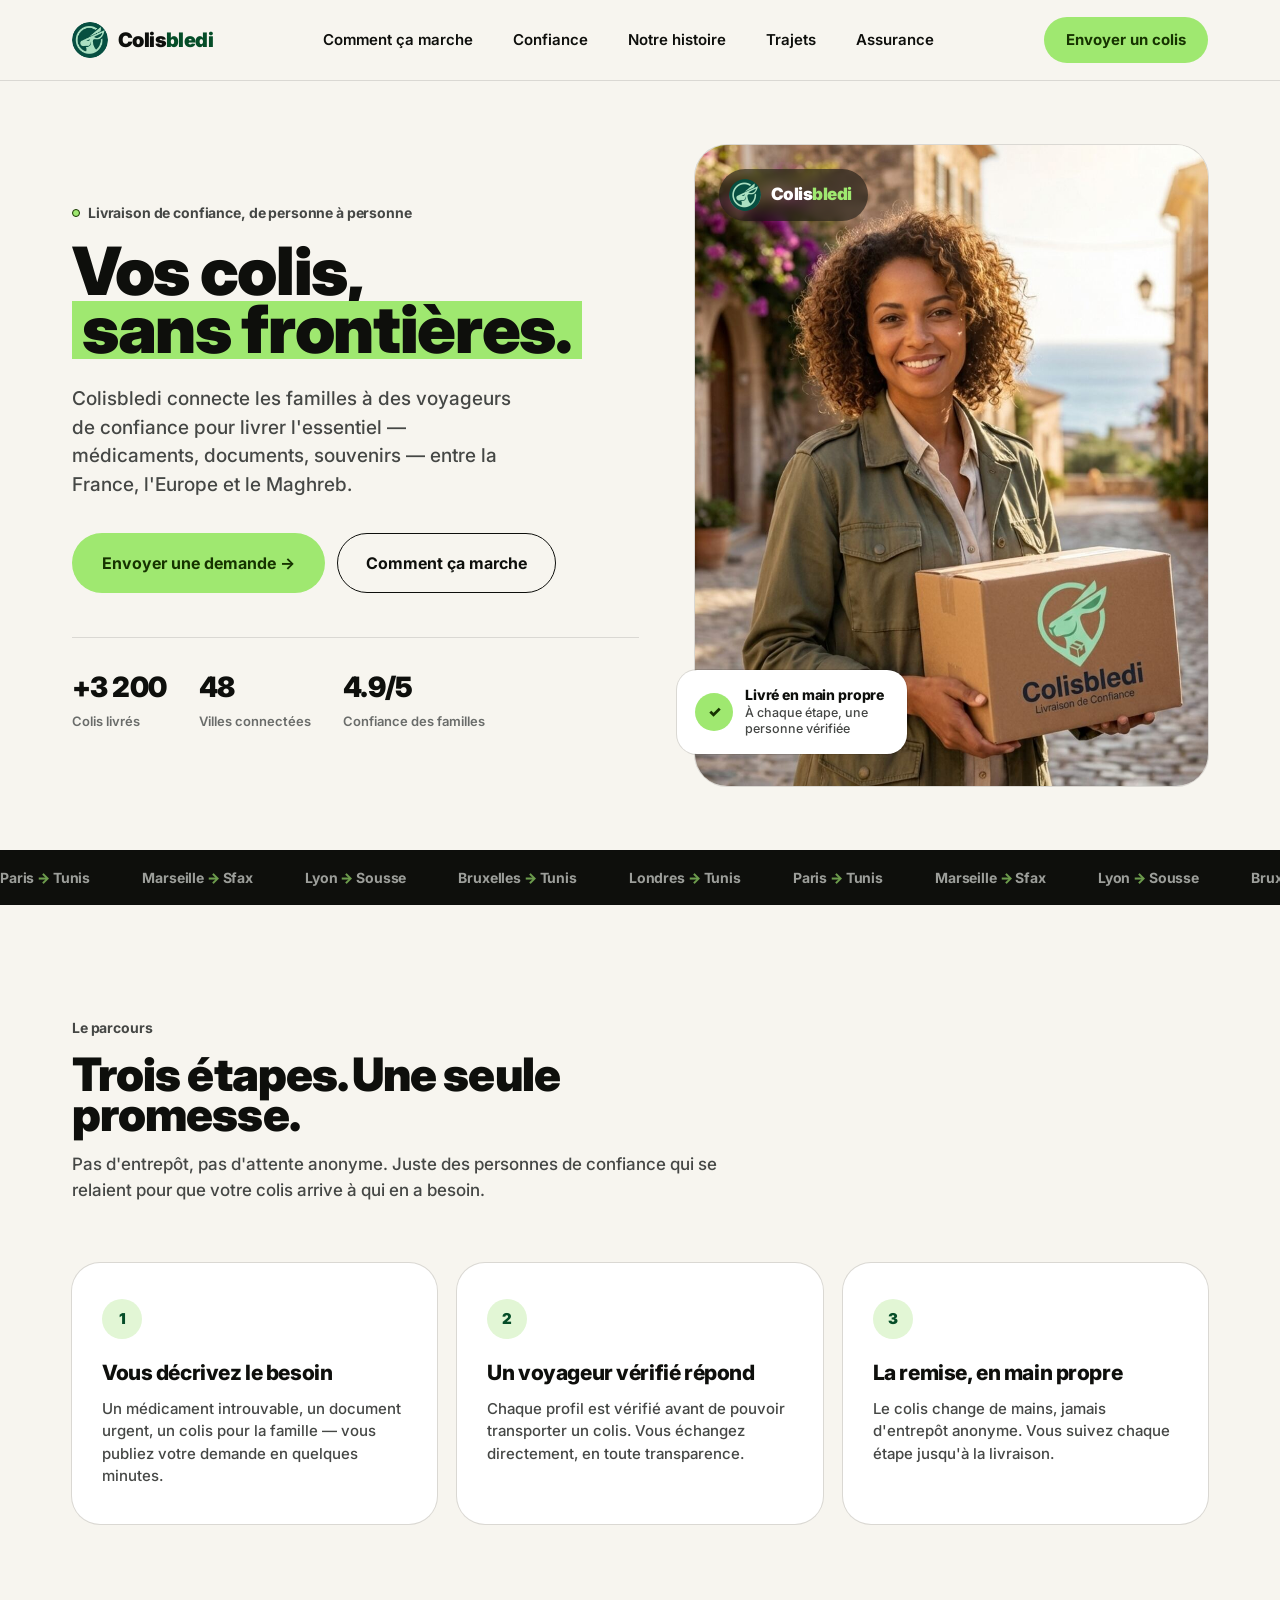
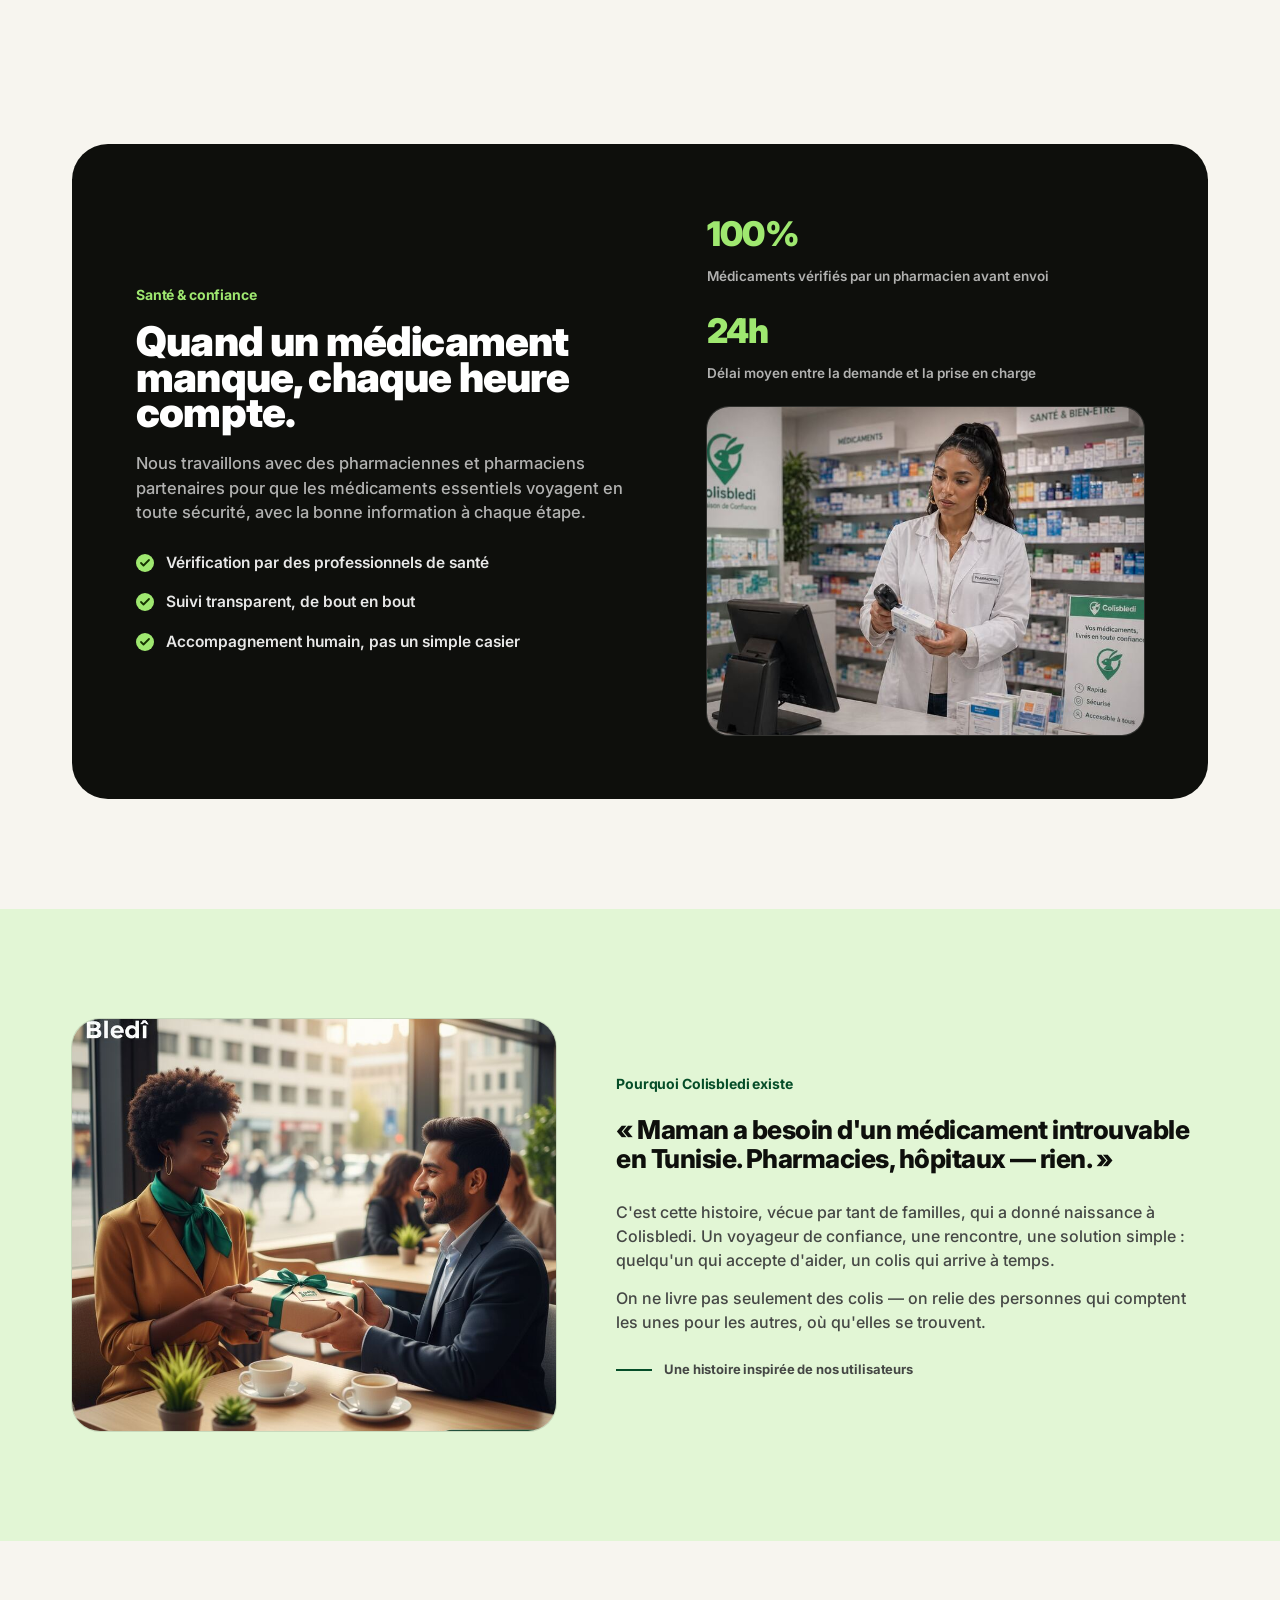
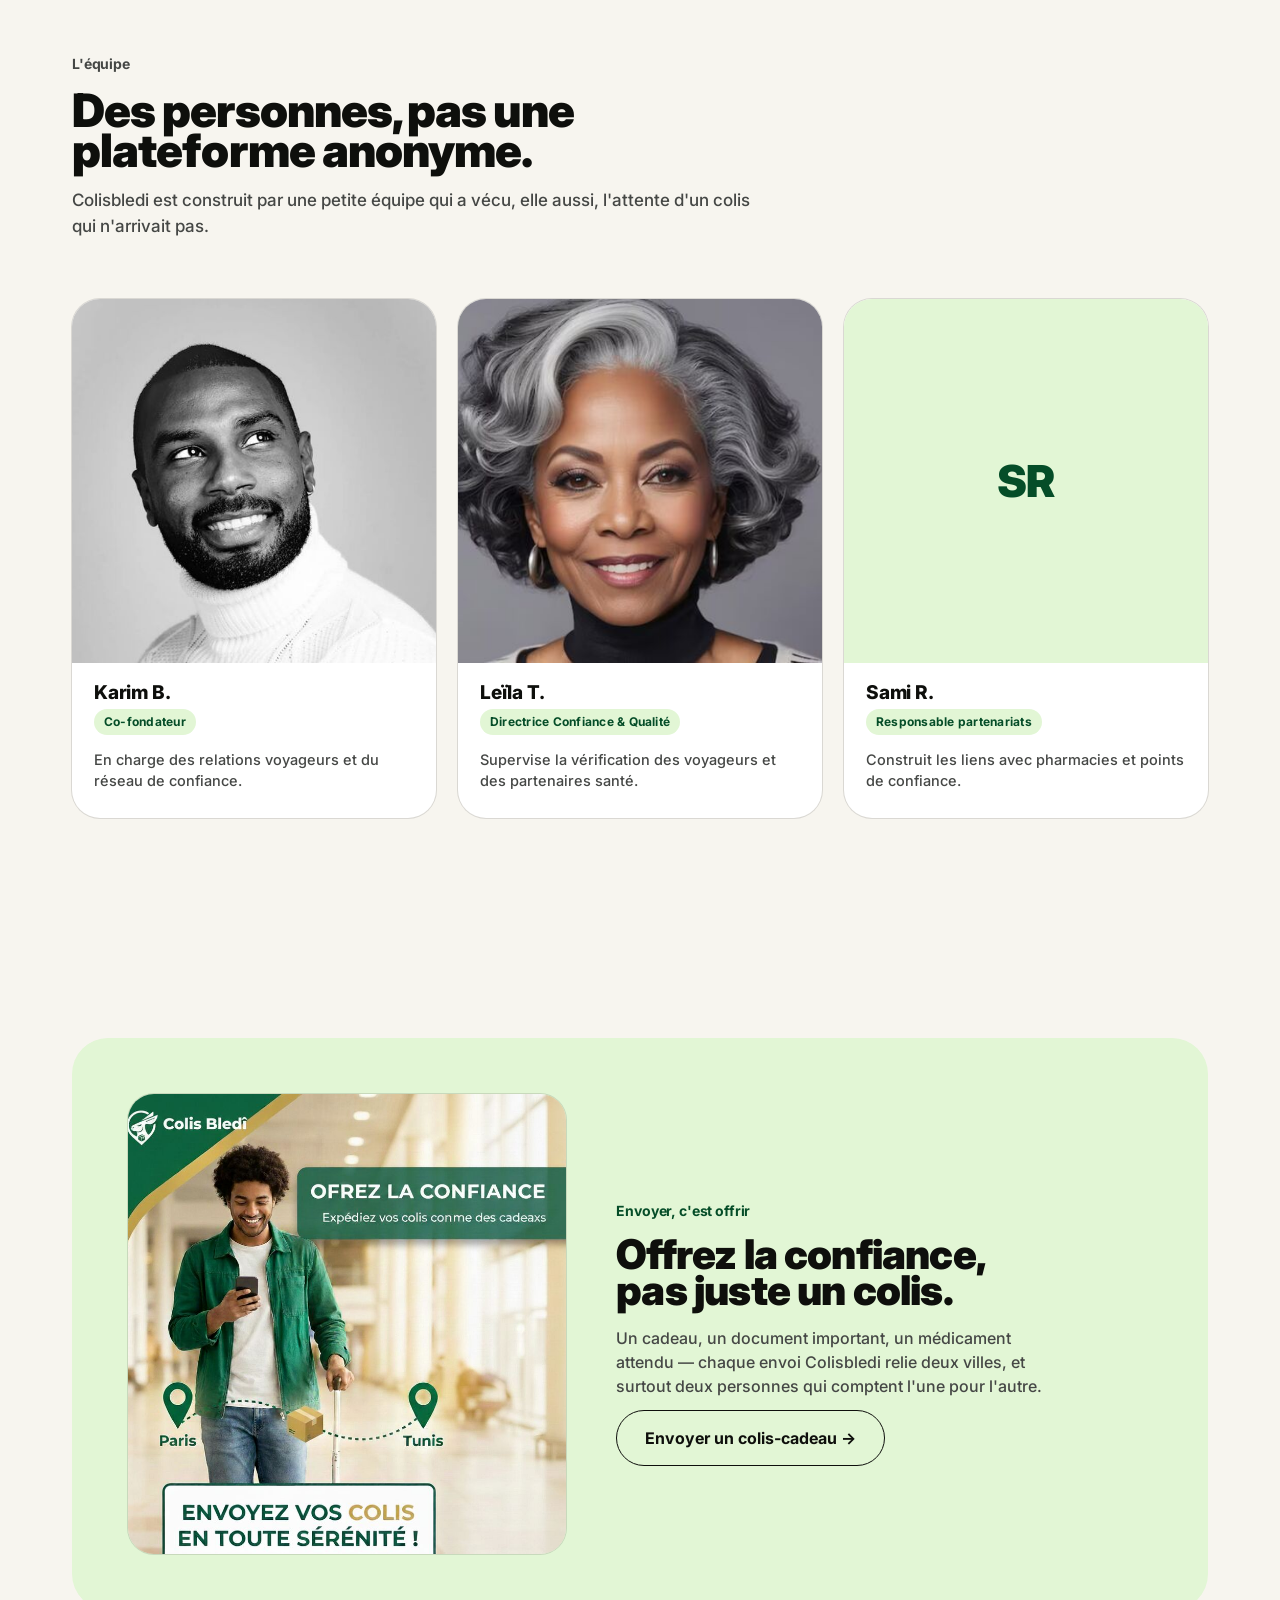
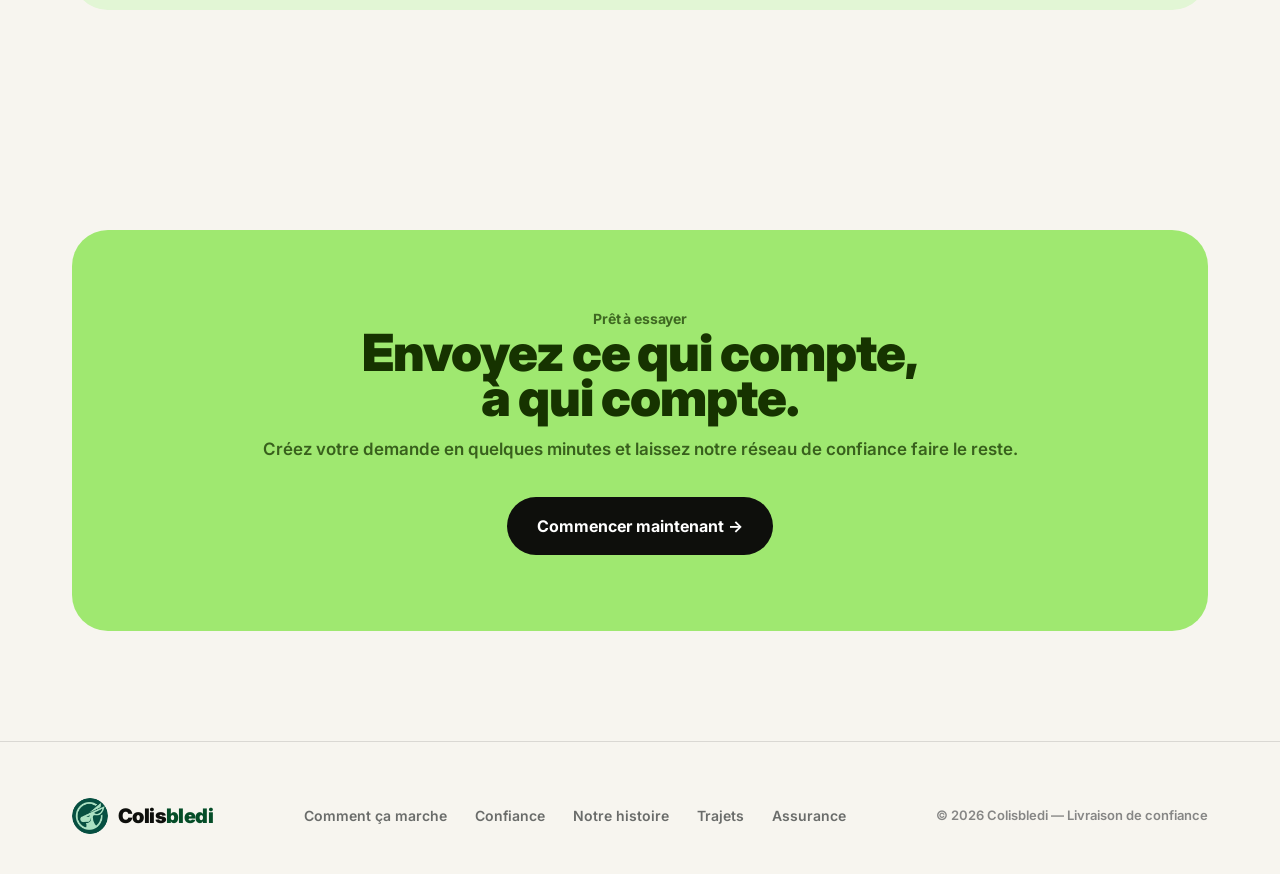
<file: index.html>
<!DOCTYPE html>
<html lang="fr">
<head>
<meta charset="UTF-8">
<meta name="viewport" content="width=device-width, initial-scale=1.0">
<title>Colisbledi</title>
<meta name="claude:viewport-fit-sides" content="cover">
<link rel="icon" type="image/png" href="assets/logo.png">
<link rel="preconnect" href="https://fonts.googleapis.com">
<link href="https://fonts.googleapis.com/css2?family=Inter:wght@400;500;600;700;800;900&display=swap" rel="stylesheet">
<style>
  :root{
    --lime:#9FE870;
    --forest-ink:#163300;
    --spruce:#054D28;
    --linen:#E2F6D5;
    --obsidian:#0E0F0C;
    --charcoal:#454745;
    --slate:#6A6C6A;
    --pebble:#868685;
    --fog:#E8EBE6;
    --paper:#FFFFFF;
    --canvas:#F7F5EF;
    --alarm:#CB272F;
    --ring:rgba(14,15,12,0.12);
  }
  *{box-sizing:border-box; margin:0; padding:0;}
  html{scroll-behavior:smooth;}
  body{
    background:var(--canvas);
    color:var(--obsidian);
    font-family:'Inter', ui-sans-serif, sans-serif;
    line-height:1.5;
    -webkit-font-smoothing:antialiased;
    overflow-x:hidden;
  }
  h1,h2,h3{
    font-family:'Inter', sans-serif;
    font-weight:900;
    letter-spacing:-0.02em;
    line-height:0.87;
    color:var(--obsidian);
  }
  .eyebrow{
    font-size:14px;
    letter-spacing:-0.01em;
    color:var(--charcoal);
    font-weight:700;
    display:inline-flex; align-items:center; gap:8px;
  }
  a{color:inherit; text-decoration:none;}
  img{display:block; width:100%; height:100%; object-fit:cover;}
  .wrap{max-width:1200px; margin:0 auto; padding-left:max(32px,env(safe-area-inset-left,0px)); padding-right:max(32px,env(safe-area-inset-right,0px));}

  /* ---------- NAV ---------- */
  nav{
    position:sticky; top:0; z-index:50;
    background:var(--canvas);
    border-bottom:1px solid var(--ring);
  }
  nav .wrap{
    display:flex; align-items:center; justify-content:space-between;
    height:80px;
  }
  .logo{display:flex; align-items:center; gap:10px;}
  .logo-mark{
    width:36px; height:36px; border-radius:50%;
    overflow:hidden;
    display:flex; align-items:center; justify-content:center;
    flex-shrink:0;
  }
  .logo-text{font-family:'Inter',sans-serif; font-weight:900; font-size:20px; letter-spacing:-0.03em; color:var(--obsidian);}
  .logo-text span{color:var(--spruce);}
  .nav-links{display:flex; gap:8px; font-size:15px; font-weight:600;}
  .nav-links a{padding:10px 16px; border-radius:9999px; transition:background .15s ease;}
  .nav-links a:hover{background:var(--fog);}
  .nav-cta{
    background:var(--lime); color:var(--forest-ink);
    padding:12px 22px; border-radius:9999px;
    font-size:15px; font-weight:700;
    white-space:nowrap;
    transition:transform .18s cubic-bezier(.2,.8,.2,1);
    display:inline-block;
  }
  .nav-cta:hover{transform:scale(1.05);}
  .nav-cta:active{transform:scale(0.95);}

  /* ---------- HERO ---------- */
  .hero{position:relative; padding:64px 0 0;}
  .hero .wrap{
    display:grid; grid-template-columns:1.05fr 0.95fr; gap:56px; align-items:center;
  }
  .hero-eyebrow{margin-bottom:20px;}
  .hero-eyebrow .dot{width:8px; height:8px; border-radius:50%; background:var(--lime); border:1.5px solid var(--forest-ink); display:inline-block;}
  h1.hero-title{
    font-size:clamp(42px, 5.2vw, 76px);
    margin-bottom:26px;
  }
  h1.hero-title .hl{
    background:var(--lime);
    padding:0 10px;
    display:inline-block;
    box-decoration-break:clone;
    -webkit-box-decoration-break:clone;
  }
  .hero-sub{
    font-size:19px; color:var(--charcoal); max-width:460px; margin-bottom:34px;
    font-weight:500;
  }
  .hero-actions{display:flex; gap:12px; margin-bottom:44px; flex-wrap:wrap;}
  .btn-primary{
    background:var(--lime); color:var(--forest-ink);
    padding:17px 30px; border-radius:9999px;
    font-weight:700; font-size:16px;
    border:none; cursor:pointer;
    display:inline-flex; align-items:center; gap:8px;
    transition:transform .18s cubic-bezier(.2,.8,.2,1);
  }
  .btn-primary:hover{transform:scale(1.05);}
  .btn-primary:active{transform:scale(0.95);}
  .btn-ghost{
    padding:17px 28px; border-radius:9999px;
    font-weight:700; font-size:16px;
    border:1.5px solid var(--obsidian); color:var(--obsidian);
    background:transparent; cursor:pointer;
    transition:transform .18s cubic-bezier(.2,.8,.2,1);
  }
  .btn-ghost:hover{transform:scale(1.05); background:var(--paper);}
  .btn-ghost:active{transform:scale(0.95);}
  .hero-trust{display:flex; gap:32px; flex-wrap:wrap; padding-top:28px; border-top:1px solid var(--ring);}
  .hero-trust b{display:block; font-size:28px; font-weight:900; letter-spacing:-0.02em; color:var(--obsidian);}
  .hero-trust span{font-size:13px; color:var(--slate); font-weight:600;}

  .hero-media{position:relative;}
  .hero-media-frame{
    position:relative;
    border-radius:32px;
    overflow:hidden;
    aspect-ratio:4/5;
    box-shadow:0 0 0 1px var(--ring);
  }
  .hero-media-logo{
    position:absolute; top:24px; left:24px;
    display:flex; align-items:center; gap:10px;
    background:rgba(14,15,12,0.55);
    backdrop-filter:blur(6px);
    padding:10px 16px 10px 10px;
    border-radius:9999px;
  }
  .hero-media-logo .logo-mark{
    width:32px; height:32px; border-radius:50%;
    overflow:hidden;
    display:flex; align-items:center; justify-content:center;
    flex-shrink:0;
  }
  .hero-media-logo .logo-text{
    font-weight:900; font-size:17px; letter-spacing:-0.03em; color:var(--paper);
  }
  .hero-media-logo .logo-text span{color:var(--lime);}
  .hero-badge{
    position:absolute; left:-18px; bottom:32px;
    background:var(--paper); border-radius:20px;
    padding:16px 18px; box-shadow:0 0 0 1px var(--ring);
    display:flex; align-items:center; gap:12px;
    max-width:230px;
  }
  .hero-badge .pulse{
    width:38px; height:38px; border-radius:50%;
    background:var(--lime); flex-shrink:0;
    display:flex; align-items:center; justify-content:center;
    color:var(--forest-ink); font-weight:900; font-size:15px;
  }
  .hero-badge p{font-size:12.5px; color:var(--charcoal); line-height:1.35; font-weight:500;}
  .hero-badge strong{display:block; font-size:14px; color:var(--obsidian); font-weight:800; letter-spacing:-0.01em;}

  /* ---------- ROUTES STRIP ---------- */
  .routes-strip{
    border-top:1px solid var(--ring); border-bottom:1px solid var(--ring);
    margin-top:64px; background:var(--obsidian);
    overflow:hidden; white-space:nowrap;
  }
  .routes-track{
    display:inline-flex; gap:52px; padding:16px 0;
    animation:scroll-x 32s linear infinite;
    font-size:14px; font-weight:700;
    color:var(--fog); letter-spacing:-0.01em;
  }
  .routes-track span{opacity:0.65;}
  .routes-track b{color:var(--lime); font-weight:900;}
  @keyframes scroll-x{ from{transform:translateX(0);} to{transform:translateX(-50%);} }

  /* ---------- SECTION SHARED ---------- */
  section{padding:110px 0;}
  .section-head{max-width:680px; margin-bottom:60px;}
  .section-head .eyebrow{margin-bottom:16px;}
  .section-head h2{font-size:clamp(32px,3.6vw,52px); margin-bottom:0;}
  .section-head p{color:var(--charcoal); font-size:17px; margin-top:18px; font-weight:500;}

  /* ---------- HOW IT WORKS ---------- */
  .steps{
    display:grid; grid-template-columns:repeat(3,1fr); gap:20px;
  }
  .step{
    padding:36px 30px; position:relative;
    background:var(--paper); border-radius:28px;
    box-shadow:0 0 0 1px var(--ring);
    transition:transform .2s ease;
  }
  .step:hover{transform:translateY(-4px);}
  .step .num{
    width:40px; height:40px; border-radius:50%;
    background:var(--linen); color:var(--spruce);
    display:flex; align-items:center; justify-content:center;
    font-weight:900; font-size:15px;
    margin-bottom:22px;
  }
  .step h3{font-size:21px; margin-bottom:12px; font-weight:800; line-height:1.15;}
  .step p{color:var(--charcoal); font-size:15px; font-weight:500;}

  /* ---------- TRUST / PHARMACY ---------- */
  .trust-block{
    background:var(--obsidian); border-radius:36px; color:var(--paper);
    padding:64px; display:grid; grid-template-columns:1fr 0.85fr; gap:56px; align-items:center;
  }
  .trust-block .eyebrow{color:var(--lime);}
  .trust-block h2{color:var(--paper); font-size:clamp(28px,3.2vw,44px); margin:18px 0 20px;}
  .trust-block p{color:rgba(255,255,255,0.68); font-size:16.5px; margin-bottom:26px; font-weight:500;}
  .trust-list{display:flex; flex-direction:column; gap:16px; margin-bottom:8px;}
  .trust-list li{list-style:none; display:flex; gap:12px; align-items:flex-start; font-size:15.5px; color:rgba(255,255,255,0.9); font-weight:600;}
  .trust-list svg{flex-shrink:0; margin-top:3px;}
  .trust-stats{
    display:flex; flex-direction:column; gap:20px;
  }
  .trust-side{display:flex; flex-direction:column; gap:24px;}
  .trust-photo{border-radius:22px; overflow:hidden; aspect-ratio:4/3; box-shadow:0 0 0 1px rgba(255,255,255,0.14);}
  .trust-stat b{display:block; font-size:34px; font-weight:900; letter-spacing:-0.02em; color:var(--lime); margin-bottom:8px;}
  .trust-stat span{font-size:13.5px; color:rgba(255,255,255,0.68); font-weight:600; line-height:1.4; display:block;}

  /* ---------- STORY ---------- */
  .story-section{background:var(--linen);}
  .story-inner{
    display:grid; grid-template-columns:0.9fr 1.1fr; gap:60px; align-items:center;
  }
  .story-media{border-radius:28px; overflow:hidden; box-shadow:0 0 0 1px var(--ring); aspect-ratio:4/3.4;}
  .story-text .eyebrow{justify-content:flex-start;}
  .story-signature{justify-content:flex-start;}
  .story-text .eyebrow{color:var(--spruce);}
  .story-text blockquote{
    font-family:'Inter',sans-serif; font-weight:800; font-size:26px;
    line-height:1.15; letter-spacing:-0.02em; color:var(--obsidian); margin:20px 0 26px;
  }
  .story-text p{color:var(--charcoal); font-size:16px; margin-bottom:14px; font-weight:500;}
  .story-signature{
    display:flex; align-items:center; gap:12px; margin-top:26px;
  }
  .story-signature .line{width:36px; height:2px; background:var(--spruce);}
  .story-signature span{font-size:13px; font-weight:700; letter-spacing:-0.01em; color:var(--charcoal);}

  /* ---------- TEAM ---------- */
  .team-grid{
    display:grid; grid-template-columns:repeat(3,1fr); gap:22px;
  }
  .team-card{
    background:var(--paper); box-shadow:0 0 0 1px var(--ring); border-radius:28px; overflow:hidden;
    transition:transform .2s ease;
  }
  .team-card:hover{transform:translateY(-6px);}
  .team-photo{aspect-ratio:1/1;}
  .team-initials{
    display:flex; align-items:center; justify-content:center;
    background:var(--linen); color:var(--spruce);
    font-size:44px; font-weight:900; letter-spacing:-0.02em;
  }
  .team-info{padding:22px 22px 26px;}
  .team-info h3{font-size:19px; margin-bottom:6px; font-weight:800; letter-spacing:-0.01em;}
  .team-info span{
    font-size:12px; letter-spacing:0.02em;
    font-weight:700; color:var(--spruce);
    background:var(--linen); padding:4px 10px; border-radius:9999px;
    display:inline-block;
  }
  .team-info p{margin-top:14px; font-size:14.5px; color:var(--charcoal); font-weight:500;}

  /* ---------- GIFT BAND ---------- */
  .gift-band{
    background:var(--linen); border-radius:36px;
    padding:56px; display:grid; grid-template-columns:0.9fr 1.1fr; gap:50px; align-items:center;
  }
  .gift-photo{border-radius:26px; overflow:hidden; aspect-ratio:1/1.05; box-shadow:0 0 0 1px var(--ring);}
  .gift-text .eyebrow{color:var(--spruce); margin-bottom:16px;}
  .gift-text h2{font-size:clamp(28px,3.2vw,42px); margin-bottom:18px;}
  .gift-text p{color:var(--charcoal); font-size:16px; font-weight:500; margin-bottom:28px; max-width:440px;}

  /* ---------- CTA ---------- */
  .cta-band{
    background:var(--lime); border-radius:36px;
    padding:76px 60px; text-align:center; position:relative; overflow:hidden;
  }
  .cta-band h2{color:var(--forest-ink); font-size:clamp(32px,4vw,54px); max-width:680px; margin:0 auto 18px;}
  .cta-band p{color:var(--forest-ink); opacity:0.75; font-size:17px; margin-bottom:34px; font-weight:600;}
  .cta-band .btn-primary{background:var(--obsidian); color:var(--paper);}
  .cta-band .btn-primary:hover{transform:scale(1.05);}

  /* ---------- FOOTER ---------- */
  footer{padding:56px 0 40px; border-top:1px solid var(--ring);}
  footer .wrap{display:flex; justify-content:space-between; align-items:center; flex-wrap:wrap; gap:20px;}
  .footer-links{display:flex; gap:28px; font-size:14px; color:var(--slate); font-weight:600;}
  .footer-copy{font-size:13px; color:var(--pebble); font-weight:600;}

  @media (max-width:920px){
    .nav-links{display:none;}
    footer .footer-links{flex-wrap:wrap; gap:14px 22px;}
    .hero .wrap{grid-template-columns:1fr; gap:44px;}
    .hero-media{order:-1;}
    .hero-badge{left:14px;}
    .steps{grid-template-columns:1fr;}
    .trust-block{grid-template-columns:1fr; padding:40px 26px;}
    .gift-band{grid-template-columns:1fr; padding:36px 26px;}
    .story-inner{grid-template-columns:1fr;}
    .team-grid{grid-template-columns:1fr 1fr;}
    .cta-band{padding:50px 26px;}
  }
  @media (max-width:560px){
    .wrap{padding-left:max(20px,env(safe-area-inset-left,0px)); padding-right:max(20px,env(safe-area-inset-right,0px));}
    .team-grid{grid-template-columns:1fr;}
    .hero-trust{gap:20px;}
  }
</style>
</head>
<body>

<nav>
  <div class="wrap">
    <div class="logo">
      <div class="logo-mark">
        <img src="assets/logo.png" alt="Colisbledi" style="width:100%;height:100%;object-fit:contain;">
      </div>
      <div class="logo-text">Colis<span>bledi</span></div>
    </div>
    <div class="nav-links">
      <a href="#comment-ca-marche">Comment ça marche</a>
      <a href="#confiance">Confiance</a>
      <a href="#histoire">Notre histoire</a>
      <a href="app.html">Trajets</a>
      <a href="assurance.html">Assurance</a>
    </div>
    <a href="app.html" class="nav-cta">Envoyer un colis</a>
  </div>
</nav>

<header class="hero">
  <div class="wrap">
    <div class="hero-content">
      <div class="hero-eyebrow eyebrow">
        <span class="dot"></span>
        Livraison de confiance, de personne à personne
      </div>
      <h1 class="hero-title">Vos colis,<br><span class="hl">sans frontières.</span></h1>
      <p class="hero-sub">Colisbledi connecte les familles à des voyageurs de confiance pour livrer l'essentiel — médicaments, documents, souvenirs — entre la France, l'Europe et le Maghreb.</p>
      <div class="hero-actions">
        <a href="app.html" class="btn-primary">Envoyer une demande →</a>
        <a href="#comment-ca-marche" class="btn-ghost">Comment ça marche</a>
      </div>
      <div class="hero-trust">
        <div><b>+3 200</b><span>Colis livrés</span></div>
        <div><b>48</b><span>Villes connectées</span></div>
        <div><b>4.9/5</b><span>Confiance des familles</span></div>
      </div>
    </div>
    <div class="hero-media">
      <div class="hero-media-frame">
        <img src="assets/hero.jpg" alt="Livraison Colisbledi dans une rue méditerranéenne">
        <div class="hero-media-logo">
          <div class="logo-mark">
            <img src="assets/logo.png" alt="Colisbledi" style="width:100%;height:100%;object-fit:contain;">
          </div>
          <div class="logo-text">Colis<span>bledi</span></div>
        </div>
      </div>
      <div class="hero-badge">
        <div class="pulse">✓</div>
        <p><strong>Livré en main propre</strong>À chaque étape, une personne vérifiée</p>
      </div>
    </div>
  </div>
</header>

<div class="routes-strip">
  <div class="routes-track">
    <span>Paris <b>→</b> Tunis</span>
    <span>Marseille <b>→</b> Sfax</span>
    <span>Lyon <b>→</b> Sousse</span>
    <span>Bruxelles <b>→</b> Tunis</span>
    <span>Londres <b>→</b> Tunis</span>
    <span>Paris <b>→</b> Tunis</span>
    <span>Marseille <b>→</b> Sfax</span>
    <span>Lyon <b>→</b> Sousse</span>
    <span>Bruxelles <b>→</b> Tunis</span>
    <span>Londres <b>→</b> Tunis</span>
  </div>
</div>

<section id="comment-ca-marche">
  <div class="wrap">
    <div class="section-head">
      <div class="eyebrow">Le parcours</div>
      <h2>Trois étapes. Une seule promesse.</h2>
      <p>Pas d'entrepôt, pas d'attente anonyme. Juste des personnes de confiance qui se relaient pour que votre colis arrive à qui en a besoin.</p>
    </div>
    <div class="steps">
      <div class="step">
        <span class="num">1</span>
        <h3>Vous décrivez le besoin</h3>
        <p>Un médicament introuvable, un document urgent, un colis pour la famille — vous publiez votre demande en quelques minutes.</p>
      </div>
      <div class="step">
        <span class="num">2</span>
        <h3>Un voyageur vérifié répond</h3>
        <p>Chaque profil est vérifié avant de pouvoir transporter un colis. Vous échangez directement, en toute transparence.</p>
      </div>
      <div class="step">
        <span class="num">3</span>
        <h3>La remise, en main propre</h3>
        <p>Le colis change de mains, jamais d'entrepôt anonyme. Vous suivez chaque étape jusqu'à la livraison.</p>
      </div>
    </div>
  </div>
</section>

<section id="confiance">
  <div class="wrap">
    <div class="trust-block">
      <div>
        <div class="eyebrow">Santé & confiance</div>
        <h2>Quand un médicament manque, chaque heure compte.</h2>
        <p>Nous travaillons avec des pharmaciennes et pharmaciens partenaires pour que les médicaments essentiels voyagent en toute sécurité, avec la bonne information à chaque étape.</p>
        <ul class="trust-list">
          <li><svg width="18" height="18" viewBox="0 0 18 18" fill="none"><circle cx="9" cy="9" r="9" fill="#9FE870"/><path d="M5 9l2.5 2.5L13 6" stroke="#163300" stroke-width="1.8" stroke-linecap="round" stroke-linejoin="round"/></svg>Vérification par des professionnels de santé</li>
          <li><svg width="18" height="18" viewBox="0 0 18 18" fill="none"><circle cx="9" cy="9" r="9" fill="#9FE870"/><path d="M5 9l2.5 2.5L13 6" stroke="#163300" stroke-width="1.8" stroke-linecap="round" stroke-linejoin="round"/></svg>Suivi transparent, de bout en bout</li>
          <li><svg width="18" height="18" viewBox="0 0 18 18" fill="none"><circle cx="9" cy="9" r="9" fill="#9FE870"/><path d="M5 9l2.5 2.5L13 6" stroke="#163300" stroke-width="1.8" stroke-linecap="round" stroke-linejoin="round"/></svg>Accompagnement humain, pas un simple casier</li>
        </ul>
      </div>
      <div class="trust-side">
        <div class="trust-stats">
          <div class="trust-stat">
            <b>100%</b>
            <span>Médicaments vérifiés par un pharmacien avant envoi</span>
          </div>
          <div class="trust-stat">
            <b>24h</b>
            <span>Délai moyen entre la demande et la prise en charge</span>
          </div>
        </div>
        <div class="trust-photo">
          <img src="assets/pharmacie.jpg" alt="Pharmacienne partenaire Colisbledi qui scanne un médicament">
        </div>
      </div>
    </div>
  </div>
</section>

<section id="histoire" class="story-section">
  <div class="wrap">
    <div class="story-inner">
      <div class="story-media">
        <img src="assets/remise.jpg" alt="Remise d'un colis Colisbledi en toute confiance">
      </div>
      <div class="story-text">
        <div class="eyebrow">Pourquoi Colisbledi existe</div>
        <blockquote>« Maman a besoin d'un médicament introuvable en Tunisie. Pharmacies, hôpitaux — rien. »</blockquote>
        <p>C'est cette histoire, vécue par tant de familles, qui a donné naissance à Colisbledi. Un voyageur de confiance, une rencontre, une solution simple : quelqu'un qui accepte d'aider, un colis qui arrive à temps.</p>
        <p>On ne livre pas seulement des colis — on relie des personnes qui comptent les unes pour les autres, où qu'elles se trouvent.</p>
        <div class="story-signature">
          <div class="line"></div>
          <span>Une histoire inspirée de nos utilisateurs</span>
        </div>
      </div>
    </div>
  </div>
</section>

<section id="equipe">
  <div class="wrap">
    <div class="section-head">
      <div class="eyebrow">L'équipe</div>
      <h2>Des personnes, pas une plateforme anonyme.</h2>
      <p>Colisbledi est construit par une petite équipe qui a vécu, elle aussi, l'attente d'un colis qui n'arrivait pas.</p>
    </div>
    <div class="team-grid">
      <div class="team-card">
        <div class="team-photo"><img src="assets/equipe1.jpg" alt="Membre de l'équipe Colisbledi"></div>
        <div class="team-info">
          <h3>Karim B.</h3>
          <span>Co-fondateur</span>
          <p>En charge des relations voyageurs et du réseau de confiance.</p>
        </div>
      </div>
      <div class="team-card">
        <div class="team-photo"><img src="assets/equipe2.jpg" alt="Membre de l'équipe Colisbledi"></div>
        <div class="team-info">
          <h3>Leïla T.</h3>
          <span>Directrice Confiance & Qualité</span>
          <p>Supervise la vérification des voyageurs et des partenaires santé.</p>
        </div>
      </div>
      <div class="team-card">
        <div class="team-photo team-initials">SR</div>
        <div class="team-info">
          <h3>Sami R.</h3>
          <span>Responsable partenariats</span>
          <p>Construit les liens avec pharmacies et points de confiance.</p>
        </div>
      </div>
    </div>
  </div>
</section>

<section id="cadeau">
  <div class="wrap">
    <div class="gift-band">
      <div class="gift-photo">
        <img src="assets/voyageur.jpg" alt="Voyageur Colisbledi entre Paris et Tunis">
      </div>
      <div class="gift-text">
        <div class="eyebrow">Envoyer, c'est offrir</div>
        <h2>Offrez la confiance,<br>pas juste un colis.</h2>
        <p>Un cadeau, un document important, un médicament attendu — chaque envoi Colisbledi relie deux villes, et surtout deux personnes qui comptent l'une pour l'autre.</p>
        <a href="app.html" class="btn-ghost">Envoyer un colis-cadeau →</a>
      </div>
    </div>
  </div>
</section>

<section id="cta">
  <div class="wrap">
    <div class="cta-band">
      <div class="eyebrow" style="color:var(--forest-ink); opacity:0.7;">Prêt à essayer</div>
      <h2>Envoyez ce qui compte,<br>à qui compte.</h2>
      <p>Créez votre demande en quelques minutes et laissez notre réseau de confiance faire le reste.</p>
      <a href="app.html" class="btn-primary">Commencer maintenant →</a>
    </div>
  </div>
</section>

<footer>
  <div class="wrap">
    <div class="logo">
      <div class="logo-mark">
        <img src="assets/logo.png" alt="Colisbledi" style="width:100%;height:100%;object-fit:contain;">
      </div>
      <div class="logo-text">Colis<span>bledi</span></div>
    </div>
    <div class="footer-links">
      <a href="#comment-ca-marche">Comment ça marche</a>
      <a href="#confiance">Confiance</a>
      <a href="#histoire">Notre histoire</a>
      <a href="app.html">Trajets</a>
      <a href="assurance.html">Assurance</a>
    </div>
    <div class="footer-copy">© 2026 Colisbledi — Livraison de confiance</div>
  </div>
</footer>

</body>
</html>
</file>
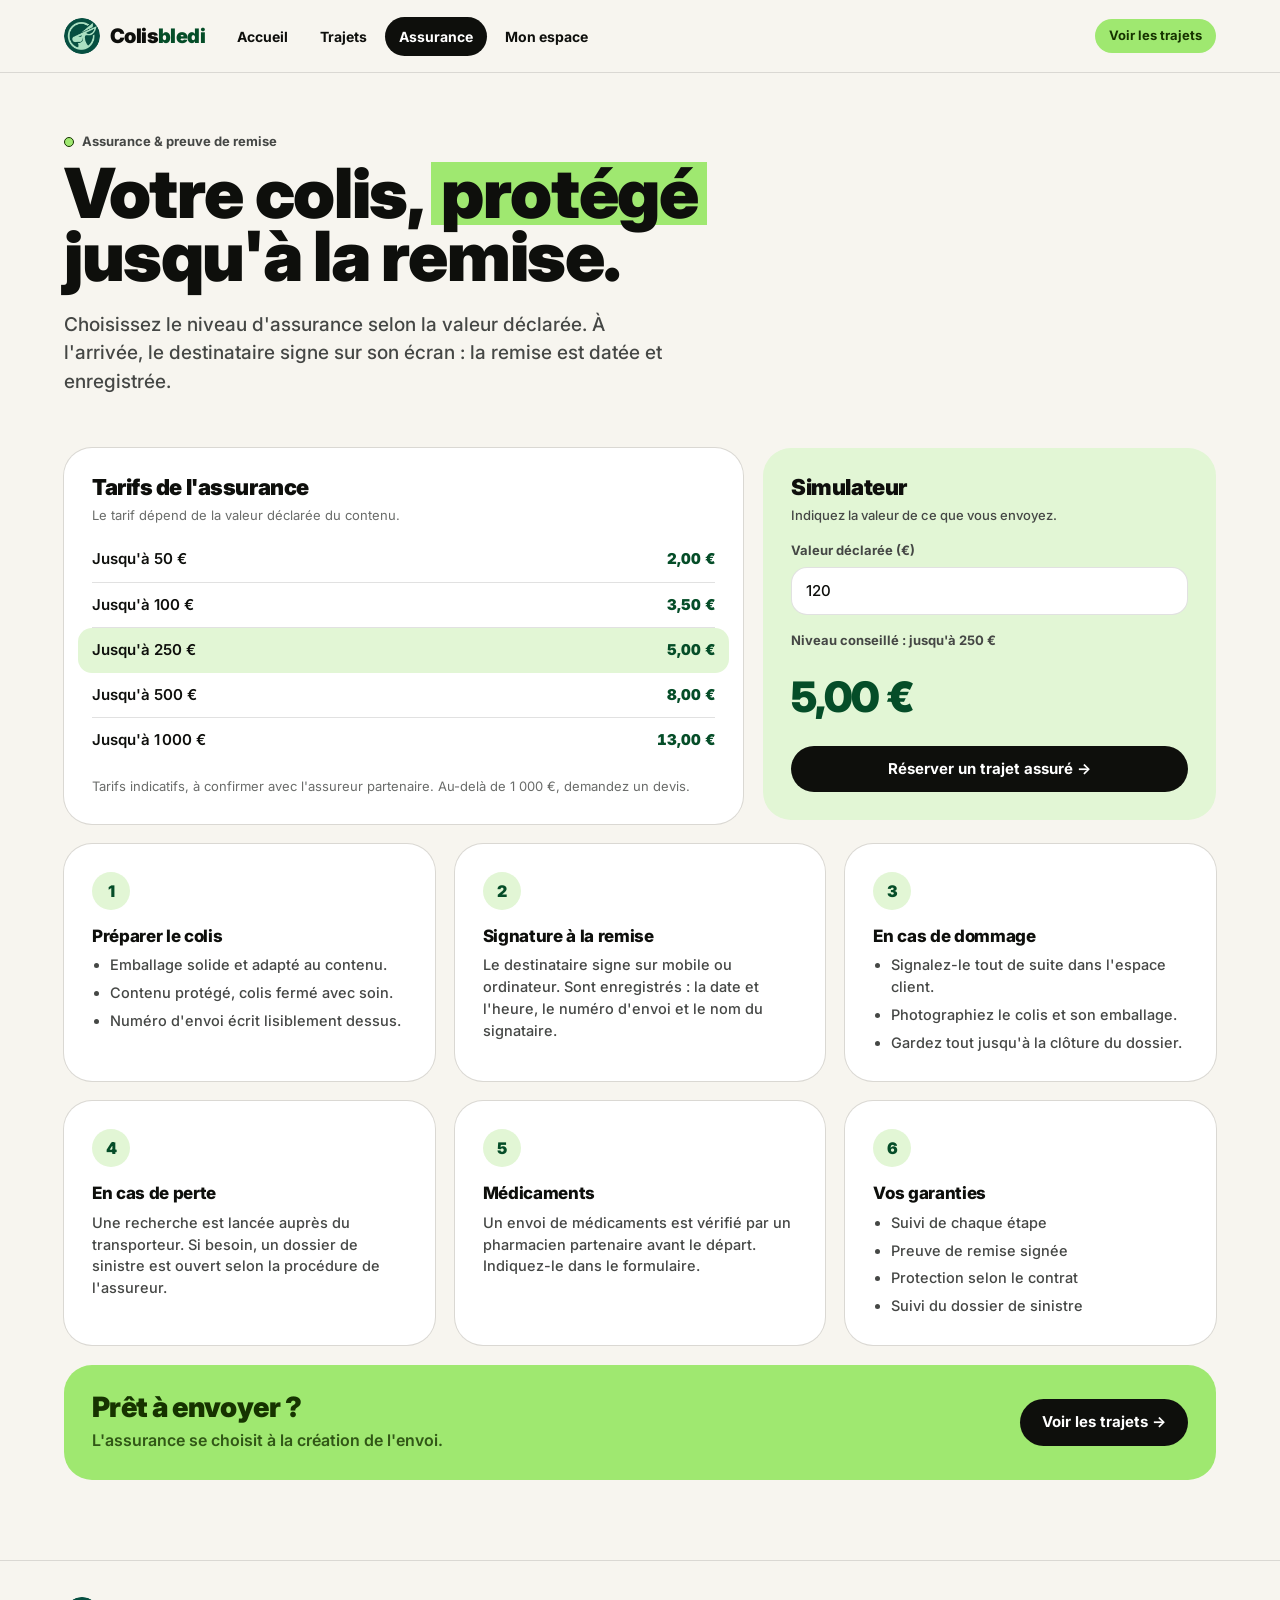
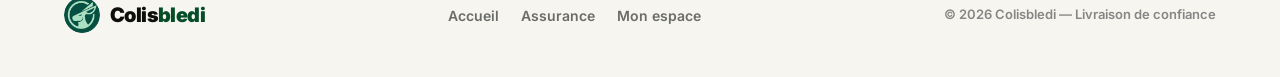
<file: assurance.html>
<!doctype html>
<html lang="fr">
<head>
<meta charset="utf-8">
<meta name="viewport" content="width=device-width, initial-scale=1, viewport-fit=cover">
<title>Colisbledi — Assurance colis</title>
<link rel="icon" type="image/png" href="assets/logo.png">
<link rel="preconnect" href="https://fonts.googleapis.com">
<link href="https://fonts.googleapis.com/css2?family=Inter:wght@400;500;600;700;800;900&display=swap" rel="stylesheet">
<link rel="stylesheet" href="platform.css">
</head>
<body>
<header class="topbar"><div class="wrap">
  <a class="logo" href="index.html"><span class="logo-mark"><img src="assets/logo.png" alt=""></span><span class="logo-text">Colis<span>bledi</span></span></a>
  <nav class="pills" aria-label="Navigation">
    <a href="index.html">Accueil</a><a href="app.html">Trajets</a><a href="assurance.html" class="on">Assurance</a><a href="app.html">Mon espace</a>
  </nav>
  <a class="btn sm" href="app.html">Voir les trajets</a>
</div></header>

<main class="wrap" style="padding-bottom:80px">
  <section class="hero-s">
    <div class="eyebrow">Assurance & preuve de remise</div>
    <h1>Votre colis, <span class="hl">protégé</span> jusqu'à la remise.</h1>
    <p>Choisissez le niveau d'assurance selon la valeur déclarée. À l'arrivée, le destinataire signe sur son écran : la remise est datée et enregistrée.</p>
  </section>

  <section class="grid g-main" style="margin-top:28px">
    <div class="card">
      <h2>Tarifs de l'assurance</h2>
      <p class="muted small" style="margin-bottom:12px">Le tarif dépend de la valeur déclarée du contenu.</p>
      <div id="rows"></div>
      <p class="muted small" style="margin-top:14px">Tarifs indicatifs, à confirmer avec l'assureur partenaire. Au-delà de 1 000 €, demandez un devis.</p>
    </div>
    <div class="card linen">
      <h2>Simulateur</h2>
      <p class="small" style="color:var(--charcoal);font-weight:500;margin-bottom:16px">Indiquez la valeur de ce que vous envoyez.</p>
      <div class="field"><label for="v">Valeur déclarée (€)</label><input id="v" type="number" min="0" step="1" value="120" inputmode="decimal"></div>
      <div class="sim"><div id="out" class="small" style="font-weight:700;color:var(--charcoal)"></div><output id="price" for="v">—</output></div>
      <a class="btn dark full" href="app.html" style="margin-top:18px">Réserver un trajet assuré →</a>
    </div>
  </section>

  <section class="grid g3" style="margin-top:20px">
    <div class="card rule"><div class="num">1</div><h3>Préparer le colis</h3><ul><li>Emballage solide et adapté au contenu.</li><li>Contenu protégé, colis fermé avec soin.</li><li>Numéro d'envoi écrit lisiblement dessus.</li></ul></div>
    <div class="card rule"><div class="num">2</div><h3>Signature à la remise</h3><p>Le destinataire signe sur mobile ou ordinateur. Sont enregistrés : la date et l'heure, le numéro d'envoi et le nom du signataire.</p></div>
    <div class="card rule"><div class="num">3</div><h3>En cas de dommage</h3><ul><li>Signalez-le tout de suite dans l'espace client.</li><li>Photographiez le colis et son emballage.</li><li>Gardez tout jusqu'à la clôture du dossier.</li></ul></div>
    <div class="card rule"><div class="num">4</div><h3>En cas de perte</h3><p>Une recherche est lancée auprès du transporteur. Si besoin, un dossier de sinistre est ouvert selon la procédure de l'assureur.</p></div>
    <div class="card rule"><div class="num">5</div><h3>Médicaments</h3><p>Un envoi de médicaments est vérifié par un pharmacien partenaire avant le départ. Indiquez-le dans le formulaire.</p></div>
    <div class="card rule"><div class="num">6</div><h3>Vos garanties</h3><ul><li>Suivi de chaque étape</li><li>Preuve de remise signée</li><li>Protection selon le contrat</li><li>Suivi du dossier de sinistre</li></ul></div>
  </section>

  <section class="card lime" style="margin-top:20px;display:flex;justify-content:space-between;align-items:center;gap:20px;flex-wrap:wrap">
    <div><h2 style="color:var(--forest-ink);font-size:28px">Prêt à envoyer ?</h2><p style="font-weight:600;opacity:.8">L'assurance se choisit à la création de l'envoi.</p></div>
    <a class="btn dark" href="app.html">Voir les trajets →</a>
  </section>
</main>

<footer class="foot"><div class="wrap">
  <a class="logo" href="index.html"><span class="logo-mark"><img src="assets/logo.png" alt=""></span><span class="logo-text">Colis<span>bledi</span></span></a>
  <div class="foot-links"><a href="index.html">Accueil</a><a href="assurance.html">Assurance</a><a href="app.html">Mon espace</a></div>
  <div class="foot-copy">© 2026 Colisbledi — Livraison de confiance</div>
</div></footer>

<script>
const TIERS=[[50,2],[100,3.5],[250,5],[500,8],[1000,13]];
const eur=n=>n.toLocaleString('fr-FR',{minimumFractionDigits:2,maximumFractionDigits:2})+' €';
const rows=document.getElementById('rows');
function draw(sel){
  rows.innerHTML=TIERS.map((t,i)=>'<div class="price-row'+(i===sel?' sel':'')+'"><span>Jusqu\'à '+t[0].toLocaleString('fr-FR')+' €</span><b>'+eur(t[1])+'</b></div>').join('');
}
function calc(){
  const v=parseFloat(document.getElementById('v').value);
  const out=document.getElementById('out'),pr=document.getElementById('price');
  if(!(v>0)){out.textContent='Saisissez une valeur.';pr.textContent='—';draw(-1);return}
  const i=TIERS.findIndex(t=>v<=t[0]);
  if(i<0){out.textContent='Au-delà de 1 000 € : devis nécessaire.';pr.textContent='Sur devis';draw(-1);return}
  out.textContent='Niveau conseillé : jusqu\'à '+TIERS[i][0].toLocaleString('fr-FR')+' €';pr.textContent=eur(TIERS[i][1]);draw(i);
}
document.getElementById('v').addEventListener('input',calc);calc();
</script>
</body>
</html>
</file>
<file: platform.css>
/* ColisBledi — thème plateforme (repris de l'accueil) */
:root{
  --lime:#9FE870; --forest-ink:#163300; --spruce:#054D28; --linen:#E2F6D5;
  --obsidian:#0E0F0C; --charcoal:#454745; --slate:#6A6C6A; --pebble:#868685;
  --fog:#E8EBE6; --paper:#FFFFFF; --canvas:#F7F5EF; --alarm:#CB272F; --amber:#8a5a00; --amber-bg:#FFF1CC;
  --blue:#1d4f91; --blue-bg:#E3EEFB; --ring:rgba(14,15,12,0.12);
  color-scheme:light;
}
*{box-sizing:border-box;margin:0;padding:0}
html{scroll-behavior:smooth}
body{background:var(--canvas);color:var(--obsidian);font-family:'Inter',ui-sans-serif,system-ui,sans-serif;line-height:1.5;-webkit-font-smoothing:antialiased;overflow-x:hidden}
h1,h2,h3{font-weight:900;letter-spacing:-0.02em;line-height:1.05;color:var(--obsidian)}
a{color:inherit;text-decoration:none}
img{display:block;max-width:100%}
button,input,select,textarea{font:inherit;color:inherit}
button{cursor:pointer}
[hidden]{display:none!important}
.wrap{max-width:1200px;margin:0 auto;padding-left:max(24px,env(safe-area-inset-left,0px));padding-right:max(24px,env(safe-area-inset-right,0px))}
.mono{font-variant-numeric:tabular-nums}
.muted{color:var(--slate)}
.small{font-size:13px}
:focus-visible{outline:3px solid var(--spruce);outline-offset:2px;border-radius:8px}

/* Nav */
.topbar{position:sticky;top:env(safe-area-inset-top,0px);z-index:50;background:var(--canvas);border-bottom:1px solid var(--ring)}
.topbar .wrap{display:flex;align-items:center;gap:18px;height:72px}
.logo{display:flex;align-items:center;gap:10px;flex-shrink:0}
.logo-mark{width:36px;height:36px;border-radius:50%;overflow:hidden;flex-shrink:0}
.logo-mark img{width:100%;height:100%;object-fit:contain}
.logo-text{font-weight:900;font-size:20px;letter-spacing:-0.03em}
.logo-text span{color:var(--spruce)}
.pills{display:flex;gap:4px;font-size:14px;font-weight:700;overflow-x:auto;scrollbar-width:none;min-width:0;flex:1}
.pills::-webkit-scrollbar{display:none}
.pills a,.pills button{padding:9px 14px;border-radius:9999px;border:0;background:transparent;white-space:nowrap;font-weight:700;font-size:14px;display:inline-flex;gap:8px;align-items:center;transition:background .15s}
.pills a:hover,.pills button:hover{background:var(--fog)}
.pills .on{background:var(--obsidian);color:var(--paper)}
.pills .badge-n{background:var(--lime);color:var(--forest-ink);border-radius:9999px;padding:0 7px;font-size:11px;font-weight:800;line-height:18px}
.user{display:flex;align-items:center;gap:10px;flex-shrink:0}
.avatar{width:34px;height:34px;border-radius:50%;background:var(--linen);color:var(--spruce);display:grid;place-items:center;font-weight:900;font-size:13px}

/* Buttons */
.btn{background:var(--lime);color:var(--forest-ink);padding:12px 22px;border-radius:9999px;font-weight:700;font-size:15px;border:0;display:inline-flex;align-items:center;justify-content:center;gap:8px;transition:transform .18s cubic-bezier(.2,.8,.2,1);white-space:nowrap}
.btn:hover{transform:scale(1.04)}.btn:active{transform:scale(.96)}
.btn.dark{background:var(--obsidian);color:var(--paper)}
.btn.ghost{background:transparent;border:1.5px solid var(--obsidian);color:var(--obsidian)}
.btn.ghost:hover{background:var(--paper)}
.btn.sm{padding:7px 14px;font-size:13px}
.btn.danger{background:transparent;color:var(--alarm);border:1.5px solid var(--ring)}
.btn[disabled]{opacity:.45;cursor:not-allowed;transform:none}
.btn.full{width:100%}

/* Layout */
main.page{padding-block:36px 80px}
.page-head{display:flex;justify-content:space-between;align-items:flex-end;gap:16px;flex-wrap:wrap;margin-bottom:28px}
.page-head h1{font-size:clamp(30px,4vw,46px)}
.page-head p{color:var(--charcoal);font-weight:500;margin-top:10px;max-width:560px}
.eyebrow{font-size:13px;font-weight:700;color:var(--charcoal);display:inline-flex;align-items:center;gap:8px;margin-bottom:10px}
.eyebrow:before{content:"";width:8px;height:8px;border-radius:50%;background:var(--lime);border:1.5px solid var(--forest-ink)}
.grid{display:grid;gap:20px}
.g2{grid-template-columns:repeat(2,minmax(0,1fr))}
.g3{grid-template-columns:repeat(3,minmax(0,1fr))}
.g4{grid-template-columns:repeat(4,minmax(0,1fr))}
.g-main{grid-template-columns:minmax(0,1.5fr) minmax(0,1fr);align-items:start}
.card{background:var(--paper);border-radius:28px;box-shadow:0 0 0 1px var(--ring);padding:28px;min-width:0}
.card.linen{background:var(--linen);box-shadow:none}
.card.dark{background:var(--obsidian);color:var(--paper);box-shadow:none}
.card.dark h2,.card.dark h3{color:var(--paper)}
.card.lime{background:var(--lime);box-shadow:none;color:var(--forest-ink)}
.card h2{font-size:22px;margin-bottom:6px}
.card h3{font-size:17px;font-weight:800;margin-bottom:8px;line-height:1.2}
.card-head{display:flex;justify-content:space-between;align-items:center;gap:12px;margin-bottom:18px;flex-wrap:wrap}

/* KPI */
.kpi .l{font-size:13px;font-weight:700;color:var(--slate)}
.kpi .v{font-size:44px;font-weight:900;letter-spacing:-0.03em;line-height:1.1;margin-top:6px;font-variant-numeric:tabular-nums}
.kpi .s{font-size:13px;color:var(--slate);font-weight:600;margin-top:2px}
.card.dark .kpi .l,.card.dark .s{color:rgba(255,255,255,.65)}
.card.dark .v{color:var(--lime)}

/* Pills / tags */
.tag{display:inline-flex;align-items:center;gap:6px;padding:3px 11px;border-radius:9999px;font-size:12px;font-weight:800;background:var(--fog);color:var(--charcoal);white-space:nowrap}
.tag.ok{background:var(--linen);color:var(--spruce)}
.tag.warn{background:var(--amber-bg);color:var(--amber)}
.tag.info{background:var(--blue-bg);color:var(--blue)}
.tag.err{background:#FBE3E4;color:var(--alarm)}
.tag.dark{background:var(--obsidian);color:var(--lime)}

/* Forms */
.field{display:grid;gap:6px;margin-bottom:16px;min-width:0}
.field label{font-size:13px;font-weight:700;color:var(--charcoal)}
.field input,.field select,.field textarea,.inp{width:100%;border:1.5px solid var(--ring);border-radius:16px;padding:12px 14px;background:var(--paper);outline:none;font-size:15px;font-weight:500}
.field input:focus,.field select:focus,.field textarea:focus,.inp:focus{border-color:var(--spruce);box-shadow:0 0 0 3px rgba(159,232,112,.55)}
.field .hint{font-size:12px;color:var(--slate);font-weight:500}
.frow{display:grid;grid-template-columns:repeat(2,minmax(0,1fr));gap:0 16px}
.check{display:flex;gap:10px;align-items:flex-start;font-size:14px;font-weight:500;margin:14px 0;color:var(--charcoal)}
.check input{width:20px;height:20px;margin-top:2px;accent-color:var(--spruce);flex-shrink:0}
.form-error{color:var(--alarm);font-weight:700;font-size:13px;min-height:20px;margin-top:8px}

/* Tables */
.tbl-wrap{overflow-x:auto;margin:0 -8px;padding:0 8px}
table{width:100%;border-collapse:collapse;min-width:520px}
th{font-size:12px;font-weight:800;color:var(--slate);text-align:left;padding:10px 12px;border-bottom:1.5px solid var(--ring);white-space:nowrap}
td{padding:14px 12px;border-bottom:1px solid var(--ring);font-size:14px;vertical-align:middle;font-weight:500}
tbody tr:last-child td{border-bottom:0}
tbody tr.row-btn{cursor:pointer}
tbody tr.row-btn:hover{background:var(--canvas)}
td b{font-weight:800}
.ref{font-weight:800;font-variant-numeric:tabular-nums;letter-spacing:.2px}
.empty{text-align:center;padding:40px 16px;color:var(--slate);font-weight:600}
.empty b{display:block;color:var(--obsidian);font-size:17px;margin-bottom:4px;font-weight:800}

/* Timeline */
.tl{display:grid;gap:0;margin-top:8px}
.tl-i{display:grid;grid-template-columns:28px 1fr;gap:12px;position:relative;padding-bottom:18px}
.tl-i:last-child{padding-bottom:0}
.tl-i:before{content:"";position:absolute;left:13px;top:26px;bottom:-2px;width:2px;background:var(--ring)}
.tl-i:last-child:before{display:none}
.tl-i.done:before{background:var(--spruce)}
.tl-dot{width:28px;height:28px;border-radius:50%;background:var(--fog);display:grid;place-items:center;font-size:12px;font-weight:900;color:var(--slate)}
.tl-i.done .tl-dot{background:var(--lime);color:var(--forest-ink)}
.tl-i.now .tl-dot{background:var(--obsidian);color:var(--lime)}
.tl-i b{display:block;font-size:15px;font-weight:800;line-height:1.3}
.tl-i span{font-size:12.5px;color:var(--slate);font-weight:600}

/* Carriers */
.car{display:flex;flex-direction:column;gap:14px}
.car-top{display:flex;gap:14px;align-items:center}
.car-av{width:52px;height:52px;border-radius:50%;background:var(--linen);color:var(--spruce);display:grid;place-items:center;font-weight:900;font-size:18px;flex-shrink:0}
.car h3{margin:0;font-size:18px}
.car .meta{display:flex;flex-wrap:wrap;gap:6px}
.car .route{background:var(--canvas);border-radius:16px;padding:12px 14px;font-weight:800;font-size:15px;display:flex;justify-content:space-between;gap:10px;flex-wrap:wrap}
.car .route span{font-weight:600;color:var(--slate);font-size:13px}
.car-act{display:flex;gap:8px;flex-wrap:wrap;margin-top:auto}
.phone{font-weight:700;font-variant-numeric:tabular-nums;font-size:13px;color:var(--charcoal)}

/* Steps / rules */
.rule .num{width:38px;height:38px;border-radius:50%;background:var(--linen);color:var(--spruce);display:grid;place-items:center;font-weight:900;margin-bottom:16px}
.rule p,.rule li{font-size:14.5px;color:var(--charcoal);font-weight:500}
.rule ul{padding-left:18px;display:grid;gap:6px}
.price-row{display:flex;justify-content:space-between;gap:10px;padding:11px 0;border-bottom:1px solid var(--ring);font-weight:600;font-size:15px}
.price-row:last-child{border-bottom:0}
.price-row b{color:var(--spruce);font-weight:900;font-variant-numeric:tabular-nums}
.price-row.sel{background:var(--linen);margin:0 -14px;padding:11px 14px;border-radius:14px;border-bottom:0}

/* Signature */
.sig-box{border:1.5px solid var(--ring);border-radius:20px;overflow:hidden;background:var(--paper)}
.sig-box canvas{display:block;width:100%;height:200px;touch-action:none;cursor:crosshair;background:
  linear-gradient(var(--paper),var(--paper))}
.sig-bar{display:flex;justify-content:space-between;align-items:center;gap:10px;padding:10px 14px;border-top:1px solid var(--ring);background:var(--canvas);font-size:13px;color:var(--slate);font-weight:600;flex-wrap:wrap}
.proof{border:2px dashed var(--spruce);border-radius:24px;padding:24px;background:var(--linen)}
.proof img.sigimg{background:var(--paper);border-radius:14px;max-width:320px;width:100%;border:1px solid var(--ring)}
.proof dl{display:grid;grid-template-columns:auto 1fr;gap:6px 18px;margin:14px 0;font-size:14px}
.proof dt{color:var(--slate);font-weight:700}
.proof dd{font-weight:700;word-break:break-word}

/* Login */
.login{min-height:100vh;display:grid;grid-template-columns:1.05fr .95fr}
.login-art{background:var(--obsidian);color:var(--paper);padding:clamp(28px,5vw,64px);display:flex;flex-direction:column;justify-content:space-between;gap:36px;position:relative;overflow:hidden}
.login-art h1{color:var(--paper);font-size:clamp(34px,4.4vw,60px);line-height:.95}
.login-art h1 .hl{background:var(--lime);color:var(--forest-ink);padding:0 10px;display:inline-block}
.login-art p{color:rgba(255,255,255,.7);max-width:440px;font-weight:500;margin-top:20px;font-size:17px}
.login-art .logo-text{color:var(--paper)}.login-art .logo-text span{color:var(--lime)}
.login-routes{display:flex;gap:10px;flex-wrap:wrap}
.login-routes span{border:1px solid rgba(255,255,255,.2);border-radius:9999px;padding:6px 14px;font-size:13px;font-weight:700;color:var(--fog)}
.login-routes b{color:var(--lime)}
.login-panel{display:grid;place-items:center;padding:28px max(20px,env(safe-area-inset-right,0px)) 28px max(20px,env(safe-area-inset-left,0px))}
.login-card{width:min(100%,420px)}
.login-card h2{font-size:30px;margin-bottom:8px}
.notice{background:var(--amber-bg);color:var(--amber);border-radius:16px;padding:12px 14px;font-size:13px;font-weight:600;margin-top:18px}
.notice.info{background:var(--blue-bg);color:var(--blue)}

/* Toast */
.toast{position:fixed;left:50%;bottom:calc(24px + env(safe-area-inset-bottom,0px));transform:translateX(-50%);background:var(--obsidian);color:var(--paper);padding:13px 22px;border-radius:9999px;font-weight:700;font-size:14px;z-index:99;box-shadow:0 8px 30px rgba(0,0,0,.25);max-width:calc(100% - 32px)}
.toast:before{content:"✓ ";color:var(--lime)}

/* Drawer */
.drawer-bg{position:fixed;inset:0;background:rgba(14,15,12,.45);z-index:60;display:flex;justify-content:flex-end}
.drawer{background:var(--canvas);width:min(560px,100%);height:100%;overflow-y:auto;padding:28px max(24px,env(safe-area-inset-right,0px)) calc(28px + env(safe-area-inset-bottom,0px)) 24px;display:grid;gap:18px;align-content:start}
.drawer-head{display:flex;justify-content:space-between;align-items:flex-start;gap:12px}
.x{width:38px;height:38px;border-radius:50%;border:1.5px solid var(--ring);background:var(--paper);font-size:18px;font-weight:800}

footer.foot{padding:36px 0 44px;border-top:1px solid var(--ring)}
footer.foot .wrap{display:flex;justify-content:space-between;align-items:center;gap:16px;flex-wrap:wrap}
.foot-links{display:flex;gap:22px;font-size:14px;color:var(--slate);font-weight:600;flex-wrap:wrap}
.foot-copy{font-size:13px;color:var(--pebble);font-weight:600}

/* Public pages */
.hero-s{padding:56px 0 24px}
.hero-s h1{font-size:clamp(38px,5.4vw,72px);line-height:.92;margin-bottom:22px;max-width:860px}
.hero-s h1 .hl{background:var(--lime);padding:0 10px;display:inline-block}
.hero-s p{font-size:19px;color:var(--charcoal);font-weight:500;max-width:620px}
.sim{display:grid;gap:14px}
.sim output{font-size:42px;font-weight:900;letter-spacing:-.03em;color:var(--spruce)}

@media(max-width:980px){.g4{grid-template-columns:repeat(2,minmax(0,1fr))}.g3{grid-template-columns:repeat(2,minmax(0,1fr))}.g-main{grid-template-columns:minmax(0,1fr)}}
@media(max-width:760px){
  .login{grid-template-columns:1fr}.login-art{min-height:auto;padding-block:32px}.login-art p{display:none}
  .g2,.g3,.g4,.frow{grid-template-columns:minmax(0,1fr)}
  .topbar .wrap{height:auto;flex-wrap:wrap;padding-block:12px;gap:10px}
  .topbar .pills{order:3;flex:1 0 100%}
  .user .uname{display:none}
  .card{padding:22px;border-radius:24px}
}
@media(max-width:560px){.wrap{padding-left:max(16px,env(safe-area-inset-left,0px));padding-right:max(16px,env(safe-area-inset-right,0px))}.kpi .v{font-size:36px}}
@media(prefers-reduced-motion:reduce){*{transition:none!important;scroll-behavior:auto!important}}
</file>
